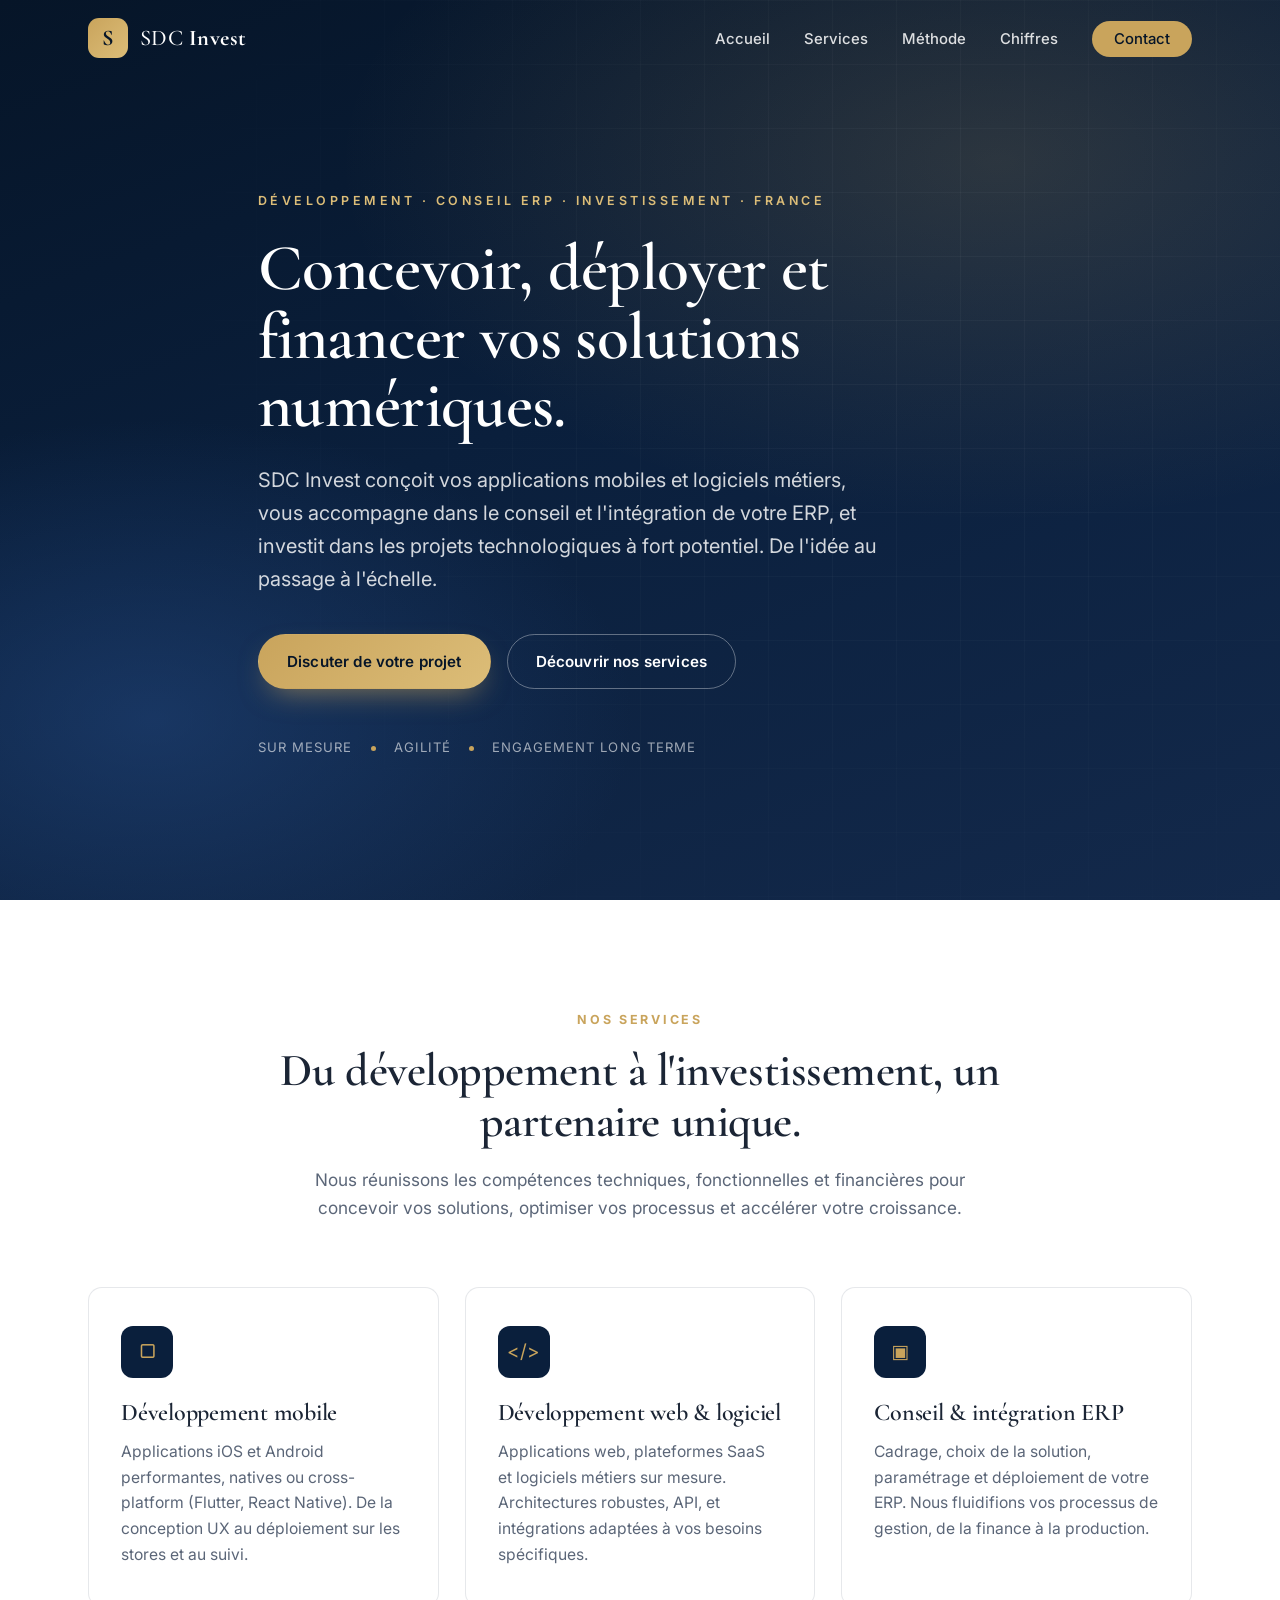
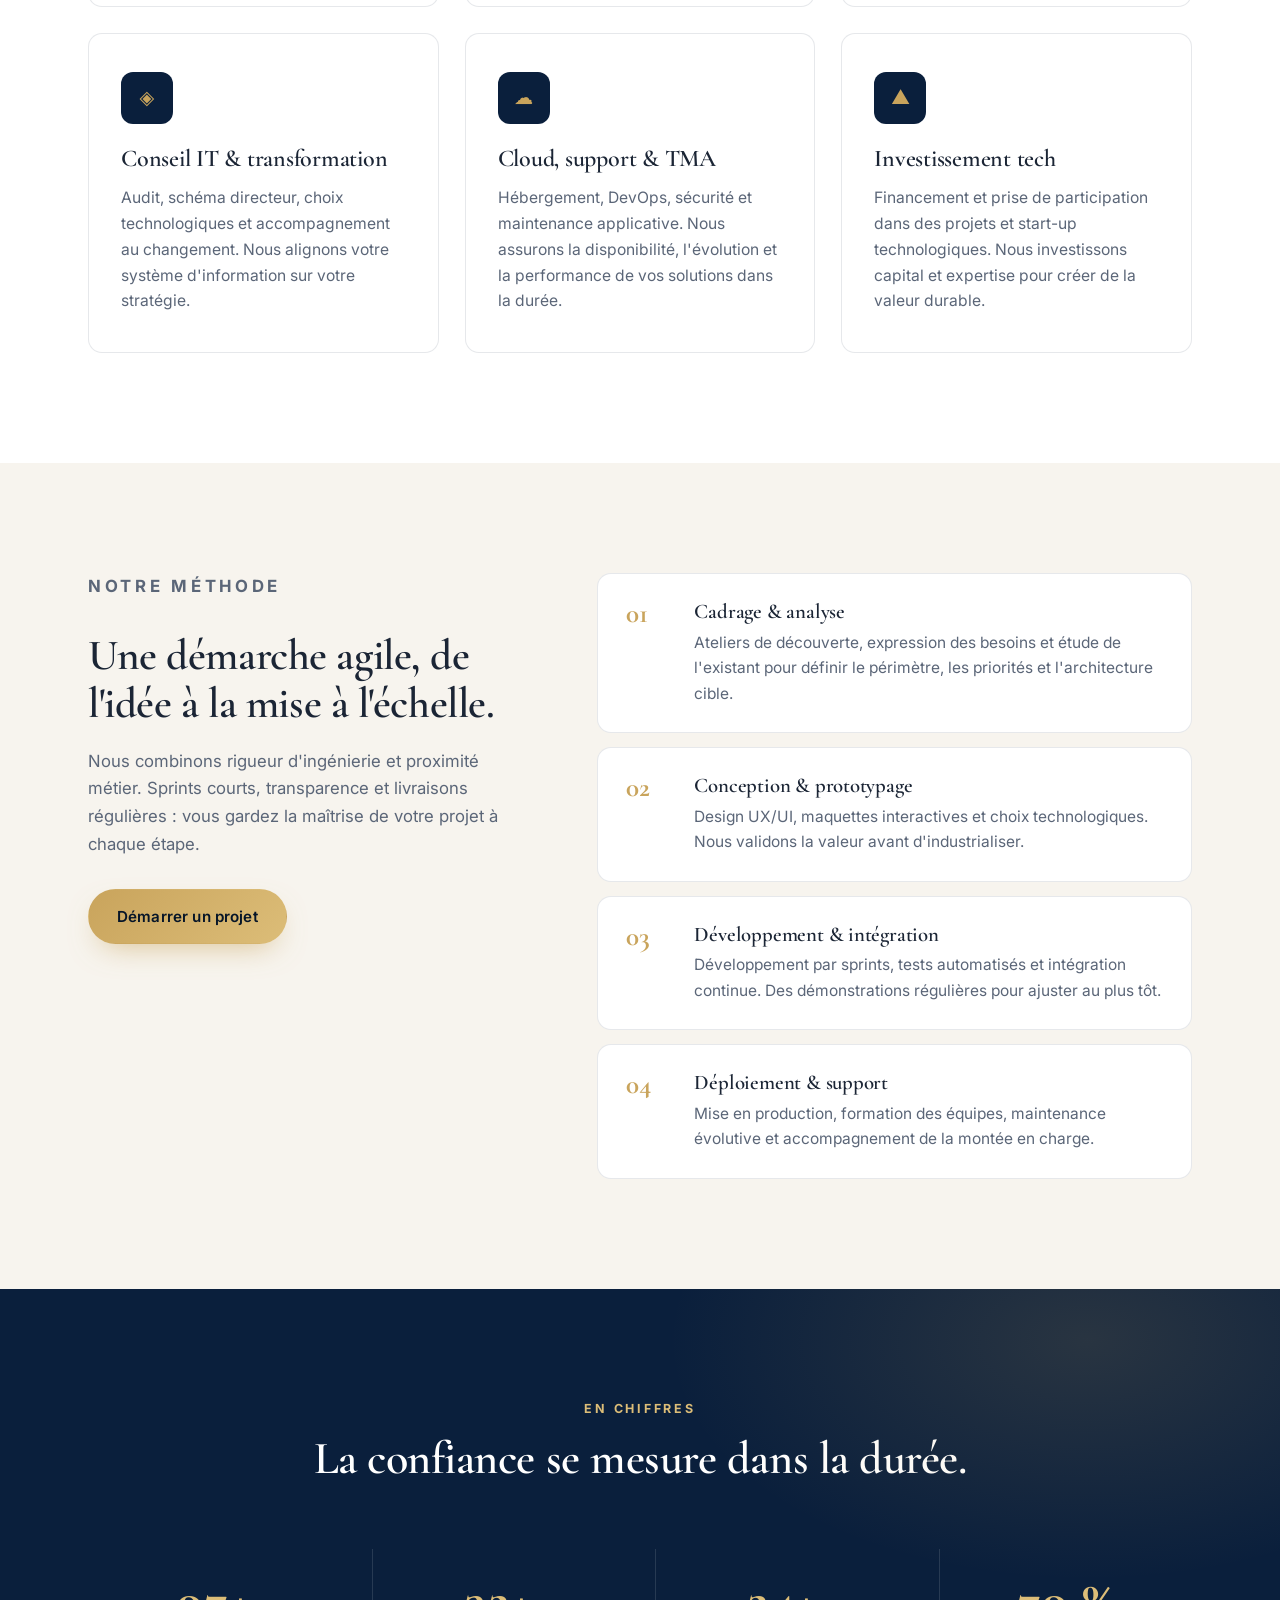
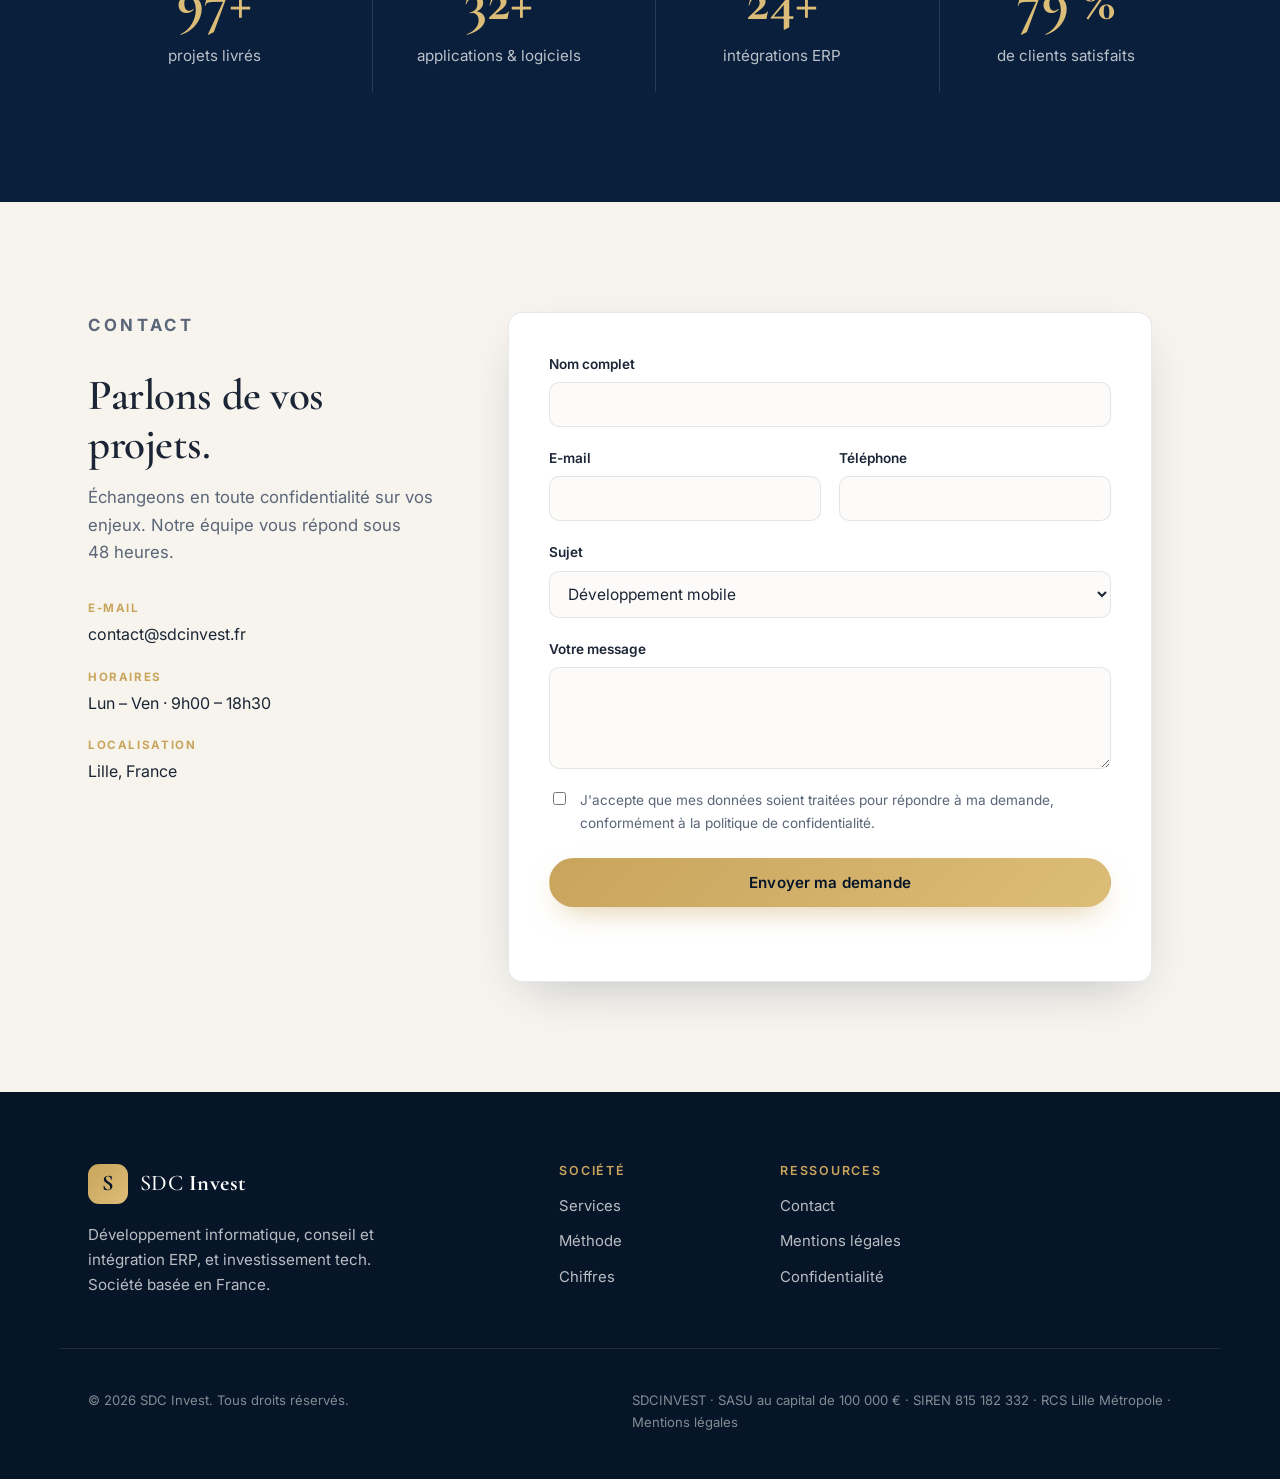
<file: index.html>
<!DOCTYPE html>
<html lang="fr">
<head>
  <meta charset="UTF-8" />
  <meta name="viewport" content="width=device-width, initial-scale=1.0" />
  <title>SDC Invest — Développement, Conseil ERP & Investissement</title>
  <meta name="description" content="SDC Invest, société française spécialisée dans le développement informatique (mobile, web, logiciel), le conseil et l'intégration ERP, et l'investissement dans la tech." />
  <meta name="theme-color" content="#0a1f3c" />
  <meta property="og:title" content="SDC Invest — Développement, Conseil ERP & Investissement" />
  <meta property="og:description" content="Développement mobile & logiciel, conseil et intégration ERP, et investissement dans la tech. Basé en France." />
  <meta property="og:type" content="website" />
  <meta property="og:locale" content="fr_FR" />
  <link rel="icon" href="data:image/svg+xml,%3Csvg xmlns='http://www.w3.org/2000/svg' viewBox='0 0 100 100'%3E%3Crect width='100' height='100' rx='20' fill='%230a1f3c'/%3E%3Ctext x='50' y='68' font-family='Georgia,serif' font-size='52' fill='%23c9a45c' text-anchor='middle'%3ES%3C/text%3E%3C/svg%3E" />
  <link rel="preconnect" href="https://fonts.googleapis.com" />
  <link rel="preconnect" href="https://fonts.gstatic.com" crossorigin />
  <link href="https://fonts.googleapis.com/css2?family=Cormorant+Garamond:wght@500;600;700&family=Inter:wght@300;400;500;600;700&display=swap" rel="stylesheet" />
  <link rel="stylesheet" href="styles.css" />
</head>
<body>
  <!-- ===== Header / Navigation ===== -->
  <header class="site-header" id="header">
    <div class="container header-inner">
      <a href="#accueil" class="logo" aria-label="SDC Invest — Accueil">
        <span class="logo-mark">S</span>
        <span class="logo-text">SDC&nbsp;<strong>Invest</strong></span>
      </a>
      <nav class="nav" aria-label="Navigation principale">
        <ul class="nav-list" id="nav-list">
          <li><a href="#accueil">Accueil</a></li>
          <li><a href="#expertise">Services</a></li>
          <li><a href="#approche">Méthode</a></li>
          <li><a href="#chiffres">Chiffres</a></li>
          <li><a href="#contact" class="nav-cta">Contact</a></li>
        </ul>
      </nav>
      <button class="nav-toggle" id="nav-toggle" aria-label="Ouvrir le menu" aria-expanded="false">
        <span></span><span></span><span></span>
      </button>
    </div>
  </header>

  <main>
    <!-- ===== Hero ===== -->
    <section class="hero" id="accueil">
      <div class="hero-bg" aria-hidden="true"></div>
      <div class="container hero-inner">
        <p class="hero-eyebrow reveal">Développement · Conseil ERP · Investissement · France</p>
        <h1 class="hero-title reveal">Concevoir, déployer et financer vos solutions numériques.</h1>
        <p class="hero-lead reveal">SDC Invest conçoit vos applications mobiles et logiciels métiers, vous accompagne dans le conseil et l'intégration de votre ERP, et investit dans les projets technologiques à fort potentiel. De l'idée au passage à l'échelle.</p>
        <div class="hero-actions reveal">
          <a href="#contact" class="btn btn-primary">Discuter de votre projet</a>
          <a href="#expertise" class="btn btn-ghost">Découvrir nos services</a>
        </div>
        <div class="hero-trust reveal">
          <span>Sur mesure</span><i></i><span>Agilité</span><i></i><span>Engagement long terme</span>
        </div>
      </div>
    </section>

    <!-- ===== Expertise ===== -->
    <section class="section" id="expertise">
      <div class="container">
        <header class="section-head reveal">
          <p class="kicker">Nos services</p>
          <h2>Du développement à l'investissement, un partenaire unique.</h2>
          <p class="section-sub">Nous réunissons les compétences techniques, fonctionnelles et financières pour concevoir vos solutions, optimiser vos processus et accélérer votre croissance.</p>
        </header>
        <div class="cards">
          <article class="card reveal">
            <div class="card-icon" aria-hidden="true">▢</div>
            <h3>Développement mobile</h3>
            <p>Applications iOS et Android performantes, natives ou cross-platform (Flutter, React Native). De la conception UX au déploiement sur les stores et au suivi.</p>
          </article>
          <article class="card reveal">
            <div class="card-icon" aria-hidden="true">&lt;/&gt;</div>
            <h3>Développement web &amp; logiciel</h3>
            <p>Applications web, plateformes SaaS et logiciels métiers sur mesure. Architectures robustes, API, et intégrations adaptées à vos besoins spécifiques.</p>
          </article>
          <article class="card reveal">
            <div class="card-icon" aria-hidden="true">▣</div>
            <h3>Conseil &amp; intégration ERP</h3>
            <p>Cadrage, choix de la solution, paramétrage et déploiement de votre ERP. Nous fluidifions vos processus de gestion, de la finance à la production.</p>
          </article>
          <article class="card reveal">
            <div class="card-icon" aria-hidden="true">◈</div>
            <h3>Conseil IT &amp; transformation</h3>
            <p>Audit, schéma directeur, choix technologiques et accompagnement au changement. Nous alignons votre système d'information sur votre stratégie.</p>
          </article>
          <article class="card reveal">
            <div class="card-icon" aria-hidden="true">☁</div>
            <h3>Cloud, support &amp; TMA</h3>
            <p>Hébergement, DevOps, sécurité et maintenance applicative. Nous assurons la disponibilité, l'évolution et la performance de vos solutions dans la durée.</p>
          </article>
          <article class="card reveal">
            <div class="card-icon" aria-hidden="true">▲</div>
            <h3>Investissement tech</h3>
            <p>Financement et prise de participation dans des projets et start-up technologiques. Nous investissons capital et expertise pour créer de la valeur durable.</p>
          </article>
        </div>
      </div>
    </section>

    <!-- ===== Approche ===== -->
    <section class="section section-alt" id="approche">
      <div class="container approche-grid">
        <div class="approche-intro reveal">
          <p class="kicker">Notre méthode</p>
          <h2>Une démarche agile, de l'idée à la mise à l'échelle.</h2>
          <p>Nous combinons rigueur d'ingénierie et proximité métier. Sprints courts, transparence et livraisons régulières : vous gardez la maîtrise de votre projet à chaque étape.</p>
          <a href="#contact" class="btn btn-primary">Démarrer un projet</a>
        </div>
        <ol class="steps">
          <li class="reveal">
            <span class="step-num">01</span>
            <div>
              <h3>Cadrage &amp; analyse</h3>
              <p>Ateliers de découverte, expression des besoins et étude de l'existant pour définir le périmètre, les priorités et l'architecture cible.</p>
            </div>
          </li>
          <li class="reveal">
            <span class="step-num">02</span>
            <div>
              <h3>Conception &amp; prototypage</h3>
              <p>Design UX/UI, maquettes interactives et choix technologiques. Nous validons la valeur avant d'industrialiser.</p>
            </div>
          </li>
          <li class="reveal">
            <span class="step-num">03</span>
            <div>
              <h3>Développement &amp; intégration</h3>
              <p>Développement par sprints, tests automatisés et intégration continue. Des démonstrations régulières pour ajuster au plus tôt.</p>
            </div>
          </li>
          <li class="reveal">
            <span class="step-num">04</span>
            <div>
              <h3>Déploiement &amp; support</h3>
              <p>Mise en production, formation des équipes, maintenance évolutive et accompagnement de la montée en charge.</p>
            </div>
          </li>
        </ol>
      </div>
    </section>

    <!-- ===== Chiffres ===== -->
    <section class="section stats-section" id="chiffres">
      <div class="container">
        <header class="section-head reveal">
          <p class="kicker">En chiffres</p>
          <h2>La confiance se mesure dans la durée.</h2>
        </header>
        <div class="stats">
          <div class="stat reveal">
            <span class="stat-num" data-target="120" data-suffix="+">0</span>
            <span class="stat-label">projets livrés</span>
          </div>
          <div class="stat reveal">
            <span class="stat-num" data-target="40" data-suffix="+">0</span>
            <span class="stat-label">applications &amp; logiciels</span>
          </div>
          <div class="stat reveal">
            <span class="stat-num" data-target="30" data-suffix="+">0</span>
            <span class="stat-label">intégrations ERP</span>
          </div>
          <div class="stat reveal">
            <span class="stat-num" data-target="98" data-suffix=" %">0</span>
            <span class="stat-label">de clients satisfaits</span>
          </div>
        </div>
      </div>
    </section>

    <!-- ===== Contact ===== -->
    <section class="section contact-section" id="contact">
      <div class="container contact-grid">
        <div class="contact-info reveal">
          <p class="kicker">Contact</p>
          <h2>Parlons de vos projets.</h2>
          <p>Échangeons en toute confidentialité sur vos enjeux. Notre équipe vous répond sous 48&nbsp;heures.</p>
          <ul class="contact-list">
            <li><span>E-mail</span><a class="email-link" href="#" data-email="Y29udGFjdEBzZGNpbnZlc3QuZnI=">e-mail protégé — activez JavaScript</a></li>
            <li><span>Horaires</span>Lun – Ven · 9h00 – 18h30</li>
            <li><span>Localisation</span>Lille, France</li>
          </ul>
        </div>
        <form class="contact-form reveal" id="contact-form" novalidate>
          <div class="field">
            <label for="name">Nom complet</label>
            <input type="text" id="name" name="name" required autocomplete="name" />
          </div>
          <div class="field-row">
            <div class="field">
              <label for="email">E-mail</label>
              <input type="email" id="email" name="email" required autocomplete="email" />
            </div>
            <div class="field">
              <label for="phone">Téléphone</label>
              <input type="tel" id="phone" name="phone" autocomplete="tel" />
            </div>
          </div>
          <div class="field">
            <label for="subject">Sujet</label>
            <select id="subject" name="subject">
              <option>Développement mobile</option>
              <option>Développement web / logiciel</option>
              <option>Conseil &amp; intégration ERP</option>
              <option>Conseil IT / transformation</option>
              <option>Cloud, support &amp; maintenance</option>
              <option>Investissement tech</option>
              <option>Autre demande</option>
            </select>
          </div>
          <div class="field">
            <label for="message">Votre message</label>
            <textarea id="message" name="message" rows="4" required></textarea>
          </div>
          <label class="consent">
            <input type="checkbox" id="consent" name="consent" required />
            <span>J'accepte que mes données soient traitées pour répondre à ma demande, conformément à la politique de confidentialité.</span>
          </label>
          <button type="submit" class="btn btn-primary btn-block">Envoyer ma demande</button>
          <p class="form-feedback" id="form-feedback" role="status" aria-live="polite"></p>
        </form>
      </div>
    </section>
  </main>

  <!-- ===== Footer ===== -->
  <footer class="site-footer">
    <div class="container footer-inner">
      <div class="footer-brand">
        <a href="#accueil" class="logo logo--light">
          <span class="logo-mark">S</span>
          <span class="logo-text">SDC&nbsp;<strong>Invest</strong></span>
        </a>
        <p>Développement informatique, conseil et intégration ERP, et investissement tech. Société basée en France.</p>
      </div>
      <nav class="footer-nav" aria-label="Liens de pied de page">
        <div>
          <h4>Société</h4>
          <a href="#expertise">Services</a>
          <a href="#approche">Méthode</a>
          <a href="#chiffres">Chiffres</a>
        </div>
        <div>
          <h4>Ressources</h4>
          <a href="#contact">Contact</a>
          <a href="mentions-legales.html">Mentions légales</a>
          <a href="mentions-legales.html#confidentialite">Confidentialité</a>
        </div>
      </nav>
    </div>
    <div class="container footer-bottom">
      <p>© <span id="year">2026</span> SDC Invest. Tous droits réservés.</p>
      <p class="footer-legal">SDCINVEST · SASU au capital de 100 000 € · SIREN 815 182 332 · RCS Lille Métropole · <a href="mentions-legales.html">Mentions légales</a></p>
    </div>
  </footer>

  <script src="script.js"></script>
</body>
</html>
</file>
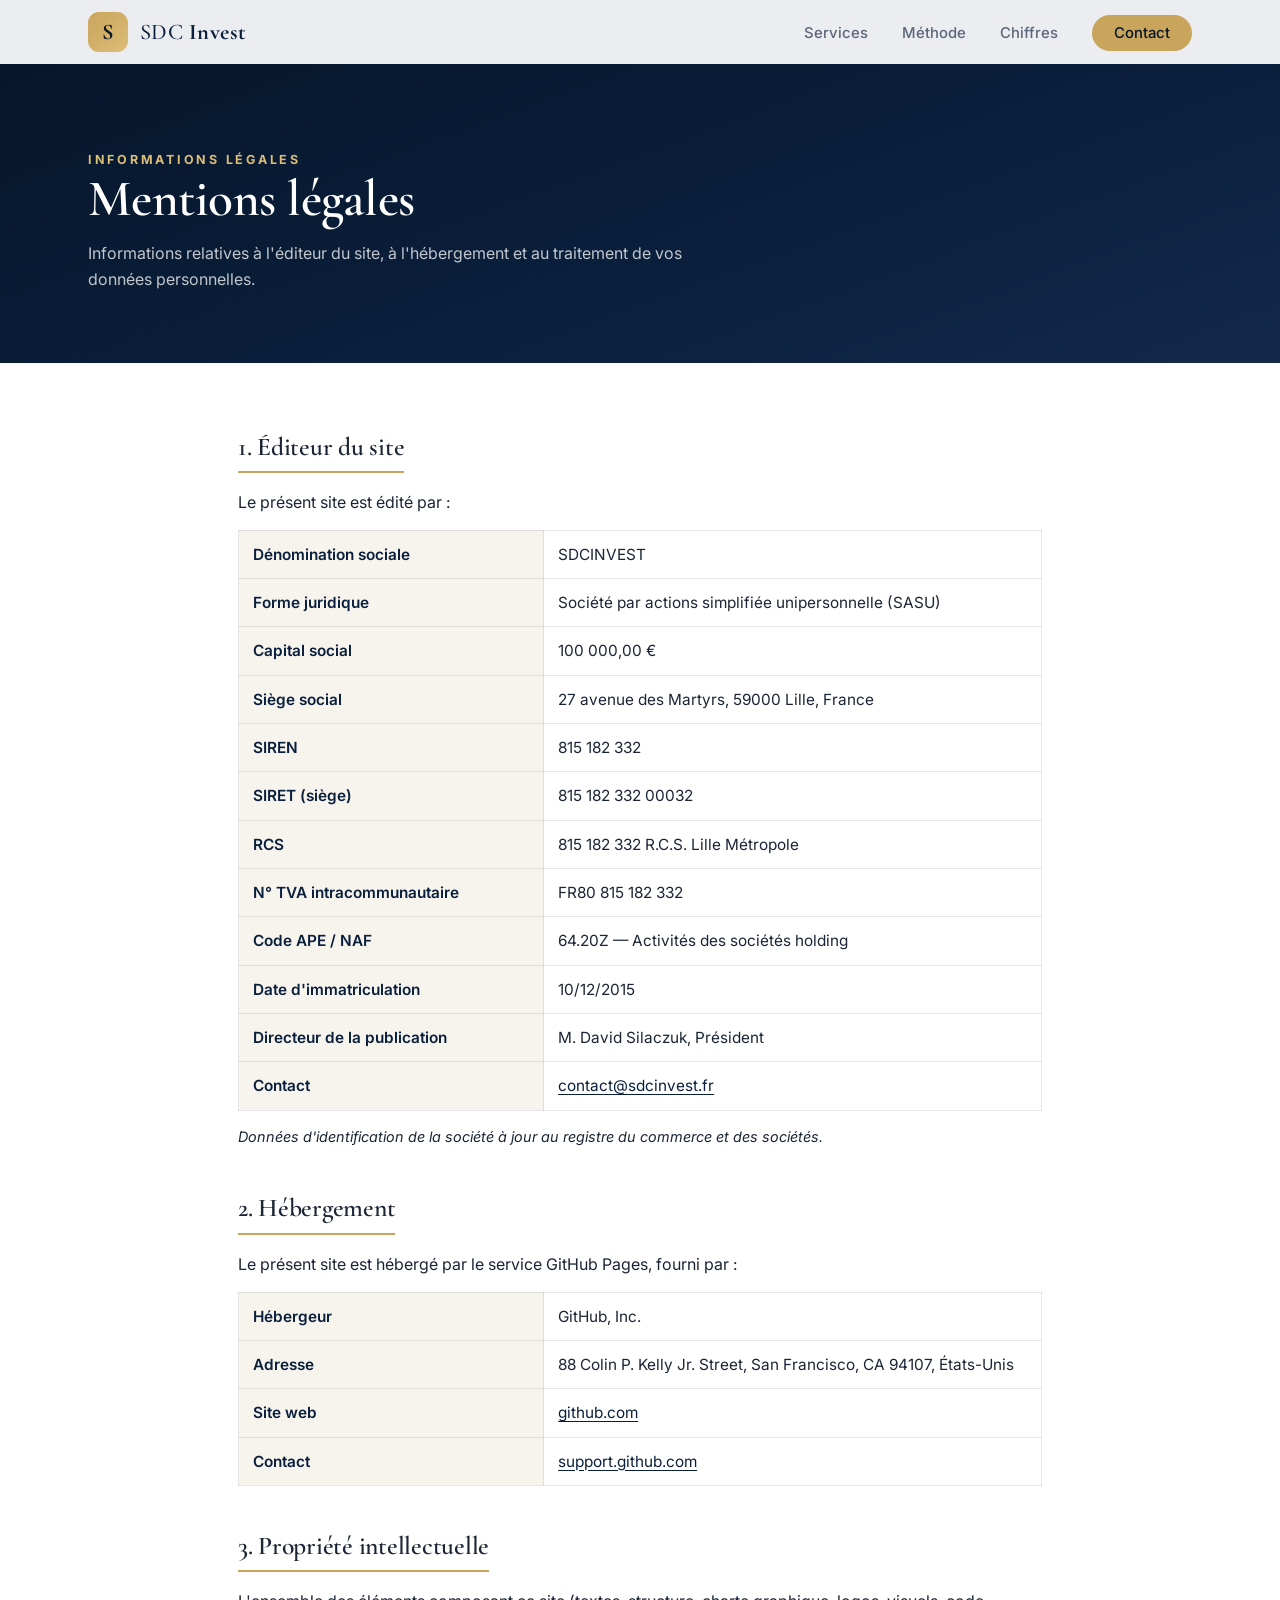
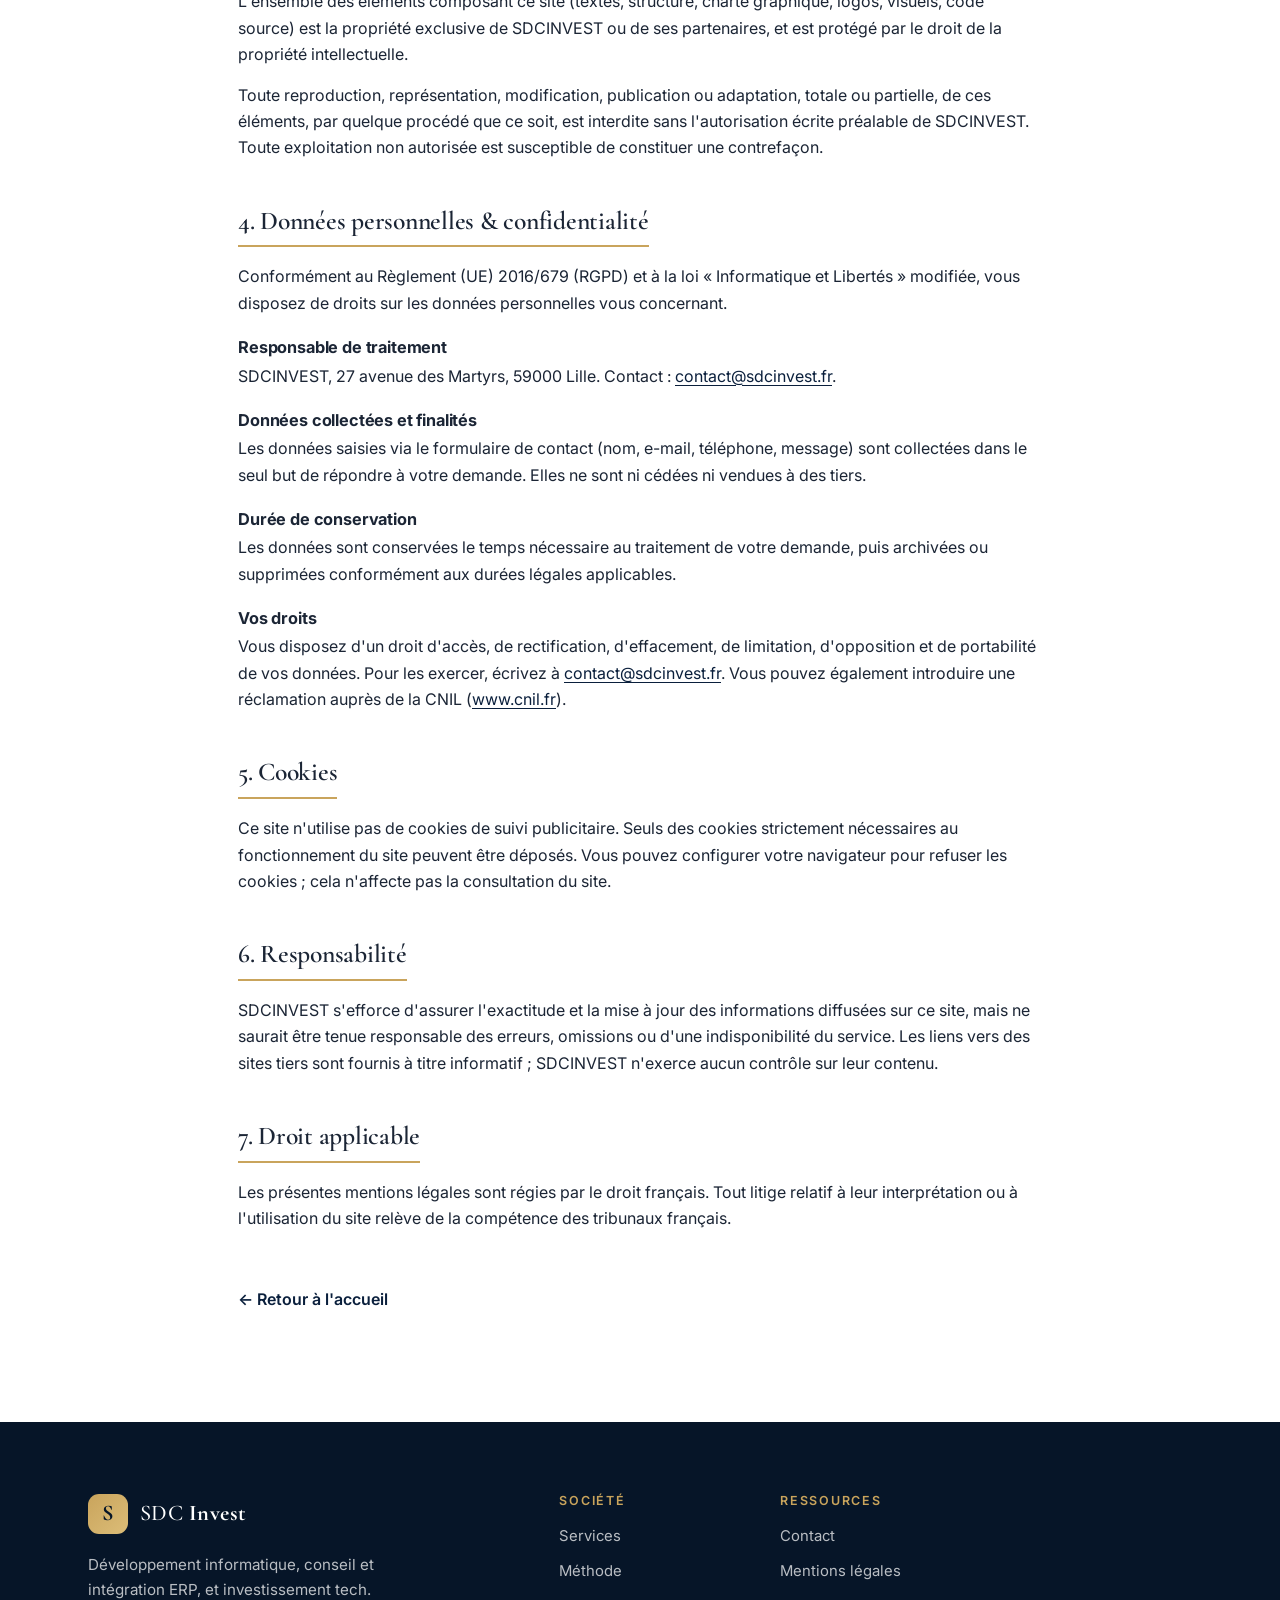
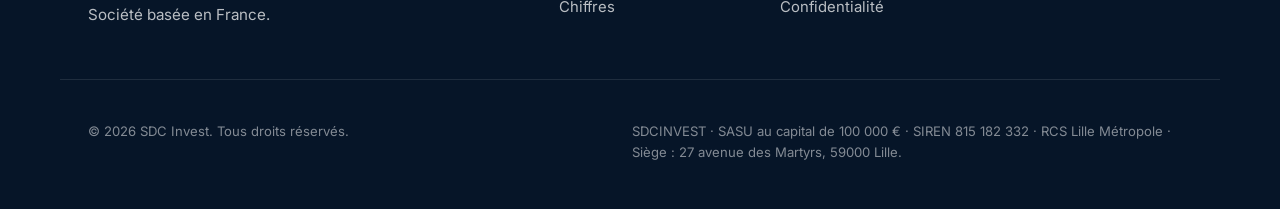
<file: mentions-legales.html>
<!DOCTYPE html>
<html lang="fr">
<head>
  <meta charset="UTF-8" />
  <meta name="viewport" content="width=device-width, initial-scale=1.0" />
  <title>Mentions légales — SDC Invest</title>
  <meta name="description" content="Mentions légales et politique de confidentialité de SDCINVEST — SASU, RCS Lille Métropole, SIREN 815 182 332." />
  <meta name="theme-color" content="#0a1f3c" />
  <meta name="robots" content="index, follow" />
  <link rel="icon" href="data:image/svg+xml,%3Csvg xmlns='http://www.w3.org/2000/svg' viewBox='0 0 100 100'%3E%3Crect width='100' height='100' rx='20' fill='%230a1f3c'/%3E%3Ctext x='50' y='68' font-family='Georgia,serif' font-size='52' fill='%23c9a45c' text-anchor='middle'%3ES%3C/text%3E%3C/svg%3E" />
  <link rel="preconnect" href="https://fonts.googleapis.com" />
  <link rel="preconnect" href="https://fonts.gstatic.com" crossorigin />
  <link href="https://fonts.googleapis.com/css2?family=Cormorant+Garamond:wght@500;600;700&family=Inter:wght@300;400;500;600;700&display=swap" rel="stylesheet" />
  <link rel="stylesheet" href="styles.css" />
</head>
<body>
  <!-- ===== Header ===== -->
  <header class="site-header scrolled" id="header">
    <div class="container header-inner">
      <a href="index.html" class="logo" aria-label="SDC Invest — Accueil">
        <span class="logo-mark">S</span>
        <span class="logo-text">SDC&nbsp;<strong>Invest</strong></span>
      </a>
      <nav class="nav" aria-label="Navigation principale">
        <ul class="nav-list">
          <li><a href="index.html#expertise">Services</a></li>
          <li><a href="index.html#approche">Méthode</a></li>
          <li><a href="index.html#chiffres">Chiffres</a></li>
          <li><a href="index.html#contact" class="nav-cta">Contact</a></li>
        </ul>
      </nav>
    </div>
  </header>

  <main>
    <!-- ===== Hero ===== -->
    <section class="legal-hero">
      <div class="container">
        <p class="kicker">Informations légales</p>
        <h1>Mentions légales</h1>
        <p>Informations relatives à l'éditeur du site, à l'hébergement et au traitement de vos données personnelles.</p>
      </div>
    </section>

    <!-- ===== Body ===== -->
    <section class="legal-body">
      <div class="container">

        <div class="legal-block" id="editeur">
          <h2>1. Éditeur du site</h2>
          <p>Le présent site est édité par&nbsp;:</p>
          <table class="legal-table">
            <tbody>
              <tr><th>Dénomination sociale</th><td>SDCINVEST</td></tr>
              <tr><th>Forme juridique</th><td>Société par actions simplifiée unipersonnelle (SASU)</td></tr>
              <tr><th>Capital social</th><td>100 000,00 €</td></tr>
              <tr><th>Siège social</th><td>27 avenue des Martyrs, 59000 Lille, France</td></tr>
              <tr><th>SIREN</th><td>815 182 332</td></tr>
              <tr><th>SIRET (siège)</th><td>815 182 332 00032</td></tr>
              <tr><th>RCS</th><td>815 182 332 R.C.S. Lille Métropole</td></tr>
              <tr><th>N° TVA intracommunautaire</th><td>FR80 815 182 332</td></tr>
              <tr><th>Code APE / NAF</th><td>64.20Z — Activités des sociétés holding</td></tr>
              <tr><th>Date d'immatriculation</th><td>10/12/2015</td></tr>
              <tr><th>Directeur de la publication</th><td>M. David Silaczuk, Président</td></tr>
              <tr><th>Contact</th><td><a class="email-link" href="#" data-email="Y29udGFjdEBzZGNpbnZlc3QuZnI=">e-mail protégé</a></td></tr>
            </tbody>
          </table>
          <p class="legal-update">Données d'identification de la société à jour au registre du commerce et des sociétés.</p>
        </div>

        <div class="legal-block" id="hebergement">
          <h2>2. Hébergement</h2>
          <p>Le présent site est hébergé par le service GitHub Pages, fourni par&nbsp;:</p>
          <table class="legal-table">
            <tbody>
              <tr><th>Hébergeur</th><td>GitHub, Inc.</td></tr>
              <tr><th>Adresse</th><td>88 Colin P. Kelly Jr. Street, San Francisco, CA 94107, États-Unis</td></tr>
              <tr><th>Site web</th><td><a href="https://github.com" target="_blank" rel="noopener">github.com</a></td></tr>
              <tr><th>Contact</th><td><a href="https://support.github.com" target="_blank" rel="noopener">support.github.com</a></td></tr>
            </tbody>
          </table>
        </div>

        <div class="legal-block" id="propriete">
          <h2>3. Propriété intellectuelle</h2>
          <p>L'ensemble des éléments composant ce site (textes, structure, charte graphique, logos, visuels, code source) est la propriété exclusive de SDCINVEST ou de ses partenaires, et est protégé par le droit de la propriété intellectuelle.</p>
          <p>Toute reproduction, représentation, modification, publication ou adaptation, totale ou partielle, de ces éléments, par quelque procédé que ce soit, est interdite sans l'autorisation écrite préalable de SDCINVEST. Toute exploitation non autorisée est susceptible de constituer une contrefaçon.</p>
        </div>

        <div class="legal-block" id="confidentialite">
          <h2>4. Données personnelles &amp; confidentialité</h2>
          <p>Conformément au Règlement (UE) 2016/679 (RGPD) et à la loi « Informatique et Libertés » modifiée, vous disposez de droits sur les données personnelles vous concernant.</p>
          <h3>Responsable de traitement</h3>
          <p>SDCINVEST, 27 avenue des Martyrs, 59000 Lille. Contact&nbsp;: <a class="email-link" href="#" data-email="Y29udGFjdEBzZGNpbnZlc3QuZnI=">e-mail protégé</a>.</p>
          <h3>Données collectées et finalités</h3>
          <p>Les données saisies via le formulaire de contact (nom, e-mail, téléphone, message) sont collectées dans le seul but de répondre à votre demande. Elles ne sont ni cédées ni vendues à des tiers.</p>
          <h3>Durée de conservation</h3>
          <p>Les données sont conservées le temps nécessaire au traitement de votre demande, puis archivées ou supprimées conformément aux durées légales applicables.</p>
          <h3>Vos droits</h3>
          <p>Vous disposez d'un droit d'accès, de rectification, d'effacement, de limitation, d'opposition et de portabilité de vos données. Pour les exercer, écrivez à <a class="email-link" href="#" data-email="Y29udGFjdEBzZGNpbnZlc3QuZnI=">e-mail protégé</a>. Vous pouvez également introduire une réclamation auprès de la CNIL (<a href="https://www.cnil.fr" target="_blank" rel="noopener">www.cnil.fr</a>).</p>
        </div>

        <div class="legal-block" id="cookies">
          <h2>5. Cookies</h2>
          <p>Ce site n'utilise pas de cookies de suivi publicitaire. Seuls des cookies strictement nécessaires au fonctionnement du site peuvent être déposés. Vous pouvez configurer votre navigateur pour refuser les cookies&nbsp;; cela n'affecte pas la consultation du site.</p>
        </div>

        <div class="legal-block" id="responsabilite">
          <h2>6. Responsabilité</h2>
          <p>SDCINVEST s'efforce d'assurer l'exactitude et la mise à jour des informations diffusées sur ce site, mais ne saurait être tenue responsable des erreurs, omissions ou d'une indisponibilité du service. Les liens vers des sites tiers sont fournis à titre informatif&nbsp;; SDCINVEST n'exerce aucun contrôle sur leur contenu.</p>
        </div>

        <div class="legal-block" id="droit">
          <h2>7. Droit applicable</h2>
          <p>Les présentes mentions légales sont régies par le droit français. Tout litige relatif à leur interprétation ou à l'utilisation du site relève de la compétence des tribunaux français.</p>
        </div>

        <a href="index.html" class="legal-back">← Retour à l'accueil</a>
      </div>
    </section>
  </main>

  <!-- ===== Footer ===== -->
  <footer class="site-footer">
    <div class="container footer-inner">
      <div class="footer-brand">
        <a href="index.html" class="logo logo--light">
          <span class="logo-mark">S</span>
          <span class="logo-text">SDC&nbsp;<strong>Invest</strong></span>
        </a>
        <p>Développement informatique, conseil et intégration ERP, et investissement tech. Société basée en France.</p>
      </div>
      <nav class="footer-nav" aria-label="Liens de pied de page">
        <div>
          <h4>Société</h4>
          <a href="index.html#expertise">Services</a>
          <a href="index.html#approche">Méthode</a>
          <a href="index.html#chiffres">Chiffres</a>
        </div>
        <div>
          <h4>Ressources</h4>
          <a href="index.html#contact">Contact</a>
          <a href="mentions-legales.html">Mentions légales</a>
          <a href="mentions-legales.html#confidentialite">Confidentialité</a>
        </div>
      </nav>
    </div>
    <div class="container footer-bottom">
      <p>© <span id="year">2026</span> SDC Invest. Tous droits réservés.</p>
      <p class="footer-legal">SDCINVEST · SASU au capital de 100 000 € · SIREN 815 182 332 · RCS Lille Métropole · Siège : 27 avenue des Martyrs, 59000 Lille.</p>
    </div>
  </footer>

  <script src="script.js"></script>
</body>
</html>
</file>
<file: styles.css>
/* ===== Design tokens ===== */
:root {
  --navy:        #0a1f3c;
  --navy-deep:   #061528;
  --navy-soft:   #13294b;
  --gold:        #c9a45c;
  --gold-bright: #dcbd78;
  --cream:       #f7f4ee;
  --paper:       #ffffff;
  --ink:         #1b2535;
  --muted:       #5b6678;
  --line:        rgba(10, 31, 60, 0.10);
  --shadow:      0 18px 50px -20px rgba(10, 31, 60, 0.28);
  --radius:      14px;
  --container:   1160px;
  --serif:       "Cormorant Garamond", Georgia, serif;
  --sans:        "Inter", system-ui, -apple-system, sans-serif;
}

*, *::before, *::after { box-sizing: border-box; }

html { scroll-behavior: smooth; scroll-padding-top: 90px; }

body {
  margin: 0;
  font-family: var(--sans);
  color: var(--ink);
  background: var(--paper);
  line-height: 1.65;
  font-weight: 400;
  -webkit-font-smoothing: antialiased;
}

img { max-width: 100%; display: block; }
a { color: inherit; text-decoration: none; }

.container {
  width: 100%;
  max-width: var(--container);
  margin: 0 auto;
  padding: 0 28px;
}

h1, h2, h3, h4 { font-family: var(--serif); font-weight: 600; line-height: 1.12; letter-spacing: -0.01em; margin: 0; }

/* ===== Buttons ===== */
.btn {
  display: inline-flex;
  align-items: center;
  justify-content: center;
  gap: 8px;
  padding: 14px 28px;
  border-radius: 999px;
  font-family: var(--sans);
  font-size: 0.95rem;
  font-weight: 600;
  letter-spacing: 0.01em;
  cursor: pointer;
  border: 1.5px solid transparent;
  transition: transform .25s ease, box-shadow .25s ease, background .25s ease, color .25s ease;
}
.btn-primary {
  background: linear-gradient(135deg, var(--gold), var(--gold-bright));
  color: var(--navy-deep);
  box-shadow: 0 12px 30px -12px rgba(201, 164, 92, 0.7);
}
.btn-primary:hover { transform: translateY(-2px); box-shadow: 0 18px 38px -12px rgba(201, 164, 92, 0.85); }
.btn-ghost { border-color: rgba(255,255,255,0.35); color: #fff; }
.btn-ghost:hover { background: rgba(255,255,255,0.08); border-color: rgba(255,255,255,0.6); }
.btn-block { width: 100%; }

/* ===== Header ===== */
.site-header {
  position: fixed;
  inset: 0 0 auto 0;
  z-index: 100;
  padding: 18px 0;
  transition: background .3s ease, padding .3s ease, box-shadow .3s ease;
}
.site-header.scrolled {
  background: rgba(255,255,255,0.92);
  backdrop-filter: saturate(180%) blur(14px);
  box-shadow: 0 1px 0 var(--line);
  padding: 12px 0;
}
.header-inner { display: flex; align-items: center; justify-content: space-between; }

.logo { display: inline-flex; align-items: center; gap: 12px; color: #fff; }
.site-header.scrolled .logo { color: var(--navy); }
.logo-mark {
  width: 40px; height: 40px;
  display: grid; place-items: center;
  background: linear-gradient(135deg, var(--gold), var(--gold-bright));
  color: var(--navy-deep);
  border-radius: 11px;
  font-family: var(--serif); font-weight: 700; font-size: 1.4rem;
}
.logo-text { font-family: var(--serif); font-size: 1.4rem; font-weight: 500; letter-spacing: .02em; }
.logo-text strong { font-weight: 700; }

.nav-list { display: flex; align-items: center; gap: 34px; list-style: none; margin: 0; padding: 0; }
.nav-list a {
  color: rgba(255,255,255,0.85);
  font-size: 0.93rem; font-weight: 500;
  position: relative; transition: color .2s ease;
}
.site-header.scrolled .nav-list a { color: var(--muted); }
.nav-list a:not(.nav-cta)::after {
  content: ""; position: absolute; left: 0; bottom: -6px;
  width: 0; height: 2px; background: var(--gold); transition: width .25s ease;
}
.nav-list a:not(.nav-cta):hover { color: var(--gold); }
.site-header.scrolled .nav-list a:not(.nav-cta):hover { color: var(--navy); }
.nav-list a:not(.nav-cta):hover::after { width: 100%; }
.nav-cta {
  padding: 9px 22px; border-radius: 999px;
  background: var(--gold); color: var(--navy-deep) !important;
  font-weight: 600; transition: transform .2s ease, background .2s ease;
}
.nav-cta:hover { transform: translateY(-1px); background: var(--gold-bright); }

.nav-toggle { display: none; flex-direction: column; gap: 5px; background: none; border: 0; cursor: pointer; padding: 6px; }
.nav-toggle span { width: 24px; height: 2px; background: #fff; transition: .3s ease; }
.site-header.scrolled .nav-toggle span { background: var(--navy); }

/* ===== Hero ===== */
.hero {
  position: relative;
  min-height: 100vh;
  display: flex; align-items: center;
  color: #fff;
  overflow: hidden;
  padding: 140px 0 90px;
}
.hero-bg {
  position: absolute; inset: 0; z-index: -2;
  background:
    radial-gradient(1100px 600px at 78% 18%, rgba(201,164,92,0.18), transparent 60%),
    radial-gradient(800px 500px at 12% 80%, rgba(35,72,128,0.55), transparent 60%),
    linear-gradient(160deg, var(--navy-deep) 0%, var(--navy) 45%, var(--navy-soft) 100%);
}
.hero-bg::after {
  content: ""; position: absolute; inset: 0;
  background-image:
    linear-gradient(rgba(255,255,255,0.04) 1px, transparent 1px),
    linear-gradient(90deg, rgba(255,255,255,0.04) 1px, transparent 1px);
  background-size: 64px 64px;
  mask-image: radial-gradient(circle at 70% 35%, #000, transparent 75%);
}
.hero-inner { max-width: 820px; }
.hero-eyebrow {
  text-transform: uppercase; letter-spacing: .28em; font-size: 0.78rem;
  font-weight: 600; color: var(--gold-bright); margin: 0 0 22px;
}
.hero-title { font-size: clamp(2.4rem, 5.5vw, 4.1rem); line-height: 1.05; margin-bottom: 24px; }
.hero-lead { font-size: clamp(1.05rem, 1.7vw, 1.25rem); color: rgba(255,255,255,0.82); max-width: 620px; margin: 0 0 38px; }
.hero-actions { display: flex; flex-wrap: wrap; gap: 16px; margin-bottom: 48px; }
.hero-trust { display: flex; align-items: center; gap: 18px; font-size: 0.82rem; letter-spacing: .08em; text-transform: uppercase; color: rgba(255,255,255,0.6); }
.hero-trust i { width: 5px; height: 5px; border-radius: 50%; background: var(--gold); }

/* ===== Sections ===== */
.section { padding: 110px 0; }
.section-alt { background: var(--cream); }
.section-head { max-width: 720px; margin: 0 auto 64px; text-align: center; }
.kicker { text-transform: uppercase; letter-spacing: .22em; font-size: 0.78rem; font-weight: 700; color: var(--gold); margin: 0 0 14px; }
.section-head h2 { font-size: clamp(1.9rem, 3.6vw, 2.9rem); }
.section-sub { color: var(--muted); font-size: 1.08rem; margin: 18px 0 0; }

/* ===== Cards ===== */
.cards { display: grid; grid-template-columns: repeat(3, 1fr); gap: 26px; }
.card {
  background: var(--paper);
  border: 1px solid var(--line);
  border-radius: var(--radius);
  padding: 38px 32px;
  transition: transform .3s ease, box-shadow .3s ease, border-color .3s ease;
}
.card:hover { transform: translateY(-6px); box-shadow: var(--shadow); border-color: transparent; }
.card-icon {
  width: 52px; height: 52px; border-radius: 12px;
  display: grid; place-items: center; margin-bottom: 22px;
  background: var(--navy); color: var(--gold); font-size: 1.2rem;
}
.card h3 { font-size: 1.5rem; margin-bottom: 12px; }
.card p { color: var(--muted); margin: 0; font-size: 0.98rem; }

/* ===== Approche ===== */
.approche-grid { display: grid; grid-template-columns: 0.85fr 1.15fr; gap: 70px; align-items: start; }
.approche-intro h2 { font-size: clamp(1.9rem, 3.4vw, 2.7rem); margin: 0 0 20px; }
.approche-intro p { color: var(--muted); margin: 0 0 30px; font-size: 1.05rem; }
.steps { list-style: none; margin: 0; padding: 0; display: grid; gap: 14px; }
.steps li {
  display: flex; gap: 24px; align-items: flex-start;
  background: var(--paper); border: 1px solid var(--line);
  border-radius: var(--radius); padding: 26px 28px;
  transition: transform .25s ease, box-shadow .25s ease;
}
.steps li:hover { transform: translateX(6px); box-shadow: var(--shadow); }
.step-num { font-family: var(--serif); font-size: 1.7rem; font-weight: 700; color: var(--gold); line-height: 1; min-width: 44px; }
.steps h3 { font-size: 1.3rem; margin-bottom: 6px; }
.steps p { color: var(--muted); margin: 0; font-size: 0.97rem; }

/* ===== Stats ===== */
.stats-section { background: var(--navy); color: #fff; position: relative; overflow: hidden; }
.stats-section::before {
  content: ""; position: absolute; inset: 0;
  background: radial-gradient(700px 400px at 85% 10%, rgba(201,164,92,0.16), transparent 60%);
}
.stats-section .kicker { color: var(--gold-bright); }
.stats-section h2 { color: #fff; }
.stats { display: grid; grid-template-columns: repeat(4, 1fr); gap: 30px; position: relative; }
.stat { text-align: center; padding: 24px 12px; border-left: 1px solid rgba(255,255,255,0.12); }
.stat:first-child { border-left: 0; }
.stat-num { display: block; font-family: var(--serif); font-size: clamp(2.6rem, 5vw, 3.6rem); font-weight: 700; color: var(--gold-bright); line-height: 1; }
.stat-label { display: block; margin-top: 12px; color: rgba(255,255,255,0.72); font-size: 0.95rem; }

/* ===== Team ===== */
.team { display: grid; grid-template-columns: repeat(3, 1fr); gap: 28px; }
.member {
  background: var(--paper); border: 1px solid var(--line); border-radius: var(--radius);
  padding: 40px 32px; text-align: center;
  transition: transform .3s ease, box-shadow .3s ease;
}
.member:hover { transform: translateY(-6px); box-shadow: var(--shadow); }
.avatar {
  width: 84px; height: 84px; margin: 0 auto 22px; border-radius: 50%;
  display: grid; place-items: center;
  background: linear-gradient(135deg, var(--navy), var(--navy-soft));
  color: var(--gold-bright); font-family: var(--serif); font-size: 1.7rem; font-weight: 700;
  border: 2px solid var(--gold);
}
.member h3 { font-size: 1.4rem; }
.member .role { color: var(--gold); font-weight: 600; font-size: 0.9rem; margin: 6px 0 14px; }
.member p:last-child { color: var(--muted); margin: 0; font-size: 0.95rem; }

/* ===== Contact ===== */
.contact-section { background: var(--cream); }
.contact-grid { display: grid; grid-template-columns: 0.9fr 1.1fr; gap: 60px; align-items: start; }
.contact-info h2 { font-size: clamp(1.9rem, 3.4vw, 2.7rem); margin: 0 0 16px; }
.contact-info > p { color: var(--muted); font-size: 1.05rem; margin: 0 0 32px; }
.contact-list { list-style: none; margin: 0; padding: 0; display: grid; gap: 20px; }
.contact-list li { display: flex; flex-direction: column; gap: 3px; font-size: 1rem; }
.contact-list span { text-transform: uppercase; letter-spacing: .14em; font-size: 0.72rem; font-weight: 700; color: var(--gold); }
.contact-list a:hover { color: var(--gold); }

.contact-form { background: var(--paper); border: 1px solid var(--line); border-radius: var(--radius); padding: 40px; box-shadow: var(--shadow); }
.field { display: flex; flex-direction: column; margin-bottom: 20px; }
.field-row { display: grid; grid-template-columns: 1fr 1fr; gap: 18px; }
.field label { font-size: 0.85rem; font-weight: 600; margin-bottom: 7px; color: var(--ink); }
.field input, .field select, .field textarea {
  font-family: var(--sans); font-size: 0.97rem; color: var(--ink);
  padding: 12px 14px; border: 1.5px solid var(--line); border-radius: 10px;
  background: #fcfbf9; transition: border-color .2s ease, box-shadow .2s ease;
}
.field input:focus, .field select:focus, .field textarea:focus {
  outline: none; border-color: var(--gold); box-shadow: 0 0 0 3px rgba(201,164,92,0.18);
}
.field textarea { resize: vertical; }
.consent { display: flex; gap: 11px; align-items: flex-start; font-size: 0.85rem; color: var(--muted); margin-bottom: 24px; }
.consent input { margin-top: 3px; accent-color: var(--gold); }
.form-feedback { margin: 16px 0 0; font-size: 0.92rem; font-weight: 600; text-align: center; min-height: 1.2em; }
.form-feedback.success { color: #1f7a4d; }
.form-feedback.error { color: #c0392b; }

/* ===== Footer ===== */
.site-footer { background: var(--navy-deep); color: rgba(255,255,255,0.72); padding: 72px 0 32px; }
.footer-inner { display: grid; grid-template-columns: 1.3fr 2fr; gap: 60px; padding-bottom: 48px; border-bottom: 1px solid rgba(255,255,255,0.1); }
.logo--light { color: #fff; margin-bottom: 18px; }
.footer-brand p { max-width: 340px; font-size: 0.95rem; margin: 0; }
.footer-nav { display: grid; grid-template-columns: repeat(3, 1fr); gap: 30px; }
.footer-nav h4 { font-family: var(--sans); font-size: 0.78rem; text-transform: uppercase; letter-spacing: .14em; color: var(--gold); margin: 0 0 16px; }
.footer-nav a { display: block; color: rgba(255,255,255,0.72); font-size: 0.93rem; margin-bottom: 11px; transition: color .2s ease; }
.footer-nav a:hover { color: var(--gold-bright); }
.footer-bottom { display: flex; justify-content: space-between; flex-wrap: wrap; gap: 12px; padding-top: 28px; font-size: 0.82rem; color: rgba(255,255,255,0.5); }
.footer-legal { max-width: 560px; }

/* ===== Legal page ===== */
.legal-hero {
  background: linear-gradient(160deg, var(--navy-deep), var(--navy) 60%, var(--navy-soft));
  color: #fff; padding: 150px 0 70px;
}
.legal-hero .kicker { color: var(--gold-bright); }
.legal-hero h1 { font-size: clamp(2.1rem, 4.5vw, 3.2rem); margin: 0 0 12px; }
.legal-hero p { color: rgba(255,255,255,0.75); margin: 0; max-width: 640px; }
.legal-body { padding: 70px 0 110px; }
.legal-body .container { max-width: 860px; }
.legal-block { margin-bottom: 46px; scroll-margin-top: 100px; }
.legal-block h2 { font-size: 1.6rem; margin: 0 0 16px; padding-bottom: 10px; border-bottom: 2px solid var(--gold); display: inline-block; }
.legal-block h3 { font-family: var(--sans); font-size: 1.02rem; font-weight: 700; margin: 22px 0 6px; }
.legal-block p { color: var(--ink); margin: 0 0 14px; }
.legal-block a { color: var(--navy); text-decoration: underline; text-underline-offset: 3px; }
.legal-block a:hover { color: var(--gold); }
.legal-table { width: 100%; border-collapse: collapse; margin: 6px 0 14px; }
.legal-table th, .legal-table td { text-align: left; padding: 11px 14px; border: 1px solid var(--line); font-size: 0.96rem; vertical-align: top; }
.legal-table th { background: var(--cream); width: 38%; font-weight: 600; color: var(--navy); font-family: var(--sans); }
.legal-back { display: inline-flex; align-items: center; gap: 8px; margin-top: 8px; font-weight: 600; color: var(--navy); }
.legal-back:hover { color: var(--gold); }
.legal-update { color: var(--muted); font-size: 0.9rem; font-style: italic; }

/* ===== Reveal animation ===== */
.reveal { opacity: 0; transform: translateY(28px); transition: opacity .7s ease, transform .7s ease; }
.reveal.in { opacity: 1; transform: none; }
.cards .reveal:nth-child(2), .team .reveal:nth-child(2) { transition-delay: .08s; }
.cards .reveal:nth-child(3), .team .reveal:nth-child(3) { transition-delay: .16s; }
.cards .reveal:nth-child(5) { transition-delay: .08s; }
.cards .reveal:nth-child(6) { transition-delay: .16s; }

@media (prefers-reduced-motion: reduce) {
  html { scroll-behavior: auto; }
  .reveal { opacity: 1; transform: none; transition: none; }
}

/* ===== Responsive ===== */
@media (max-width: 940px) {
  .cards, .team { grid-template-columns: repeat(2, 1fr); }
  .approche-grid, .contact-grid, .footer-inner { grid-template-columns: 1fr; gap: 44px; }
  .stats { grid-template-columns: repeat(2, 1fr); gap: 8px; }
  .stat:nth-child(3) { border-left: 0; }
}

@media (max-width: 720px) {
  .nav { position: fixed; inset: 0 0 0 auto; width: min(78vw, 320px);
    background: var(--navy); flex-direction: column;
    transform: translateX(100%); transition: transform .35s ease;
    padding: 100px 32px 40px; box-shadow: -20px 0 60px -20px rgba(0,0,0,0.5); }
  .nav.open { transform: none; }
  .nav-list { flex-direction: column; align-items: flex-start; gap: 22px; }
  .nav-list a { color: rgba(255,255,255,0.9) !important; font-size: 1.05rem; }
  .nav-toggle { display: flex; z-index: 101; }
  .nav-toggle.open span:nth-child(1) { transform: translateY(7px) rotate(45deg); background:#fff; }
  .nav-toggle.open span:nth-child(2) { opacity: 0; }
  .nav-toggle.open span:nth-child(3) { transform: translateY(-7px) rotate(-45deg); background:#fff; }
  .section { padding: 80px 0; }
  .cards, .team { grid-template-columns: 1fr; }
  .field-row { grid-template-columns: 1fr; }
  .footer-nav { grid-template-columns: 1fr 1fr; }
  .contact-form { padding: 28px 22px; }
}

@media (max-width: 420px) {
  .stats { grid-template-columns: 1fr; }
  .stat { border-left: 0; }
  .hero-trust { flex-wrap: wrap; }
}
</file>
